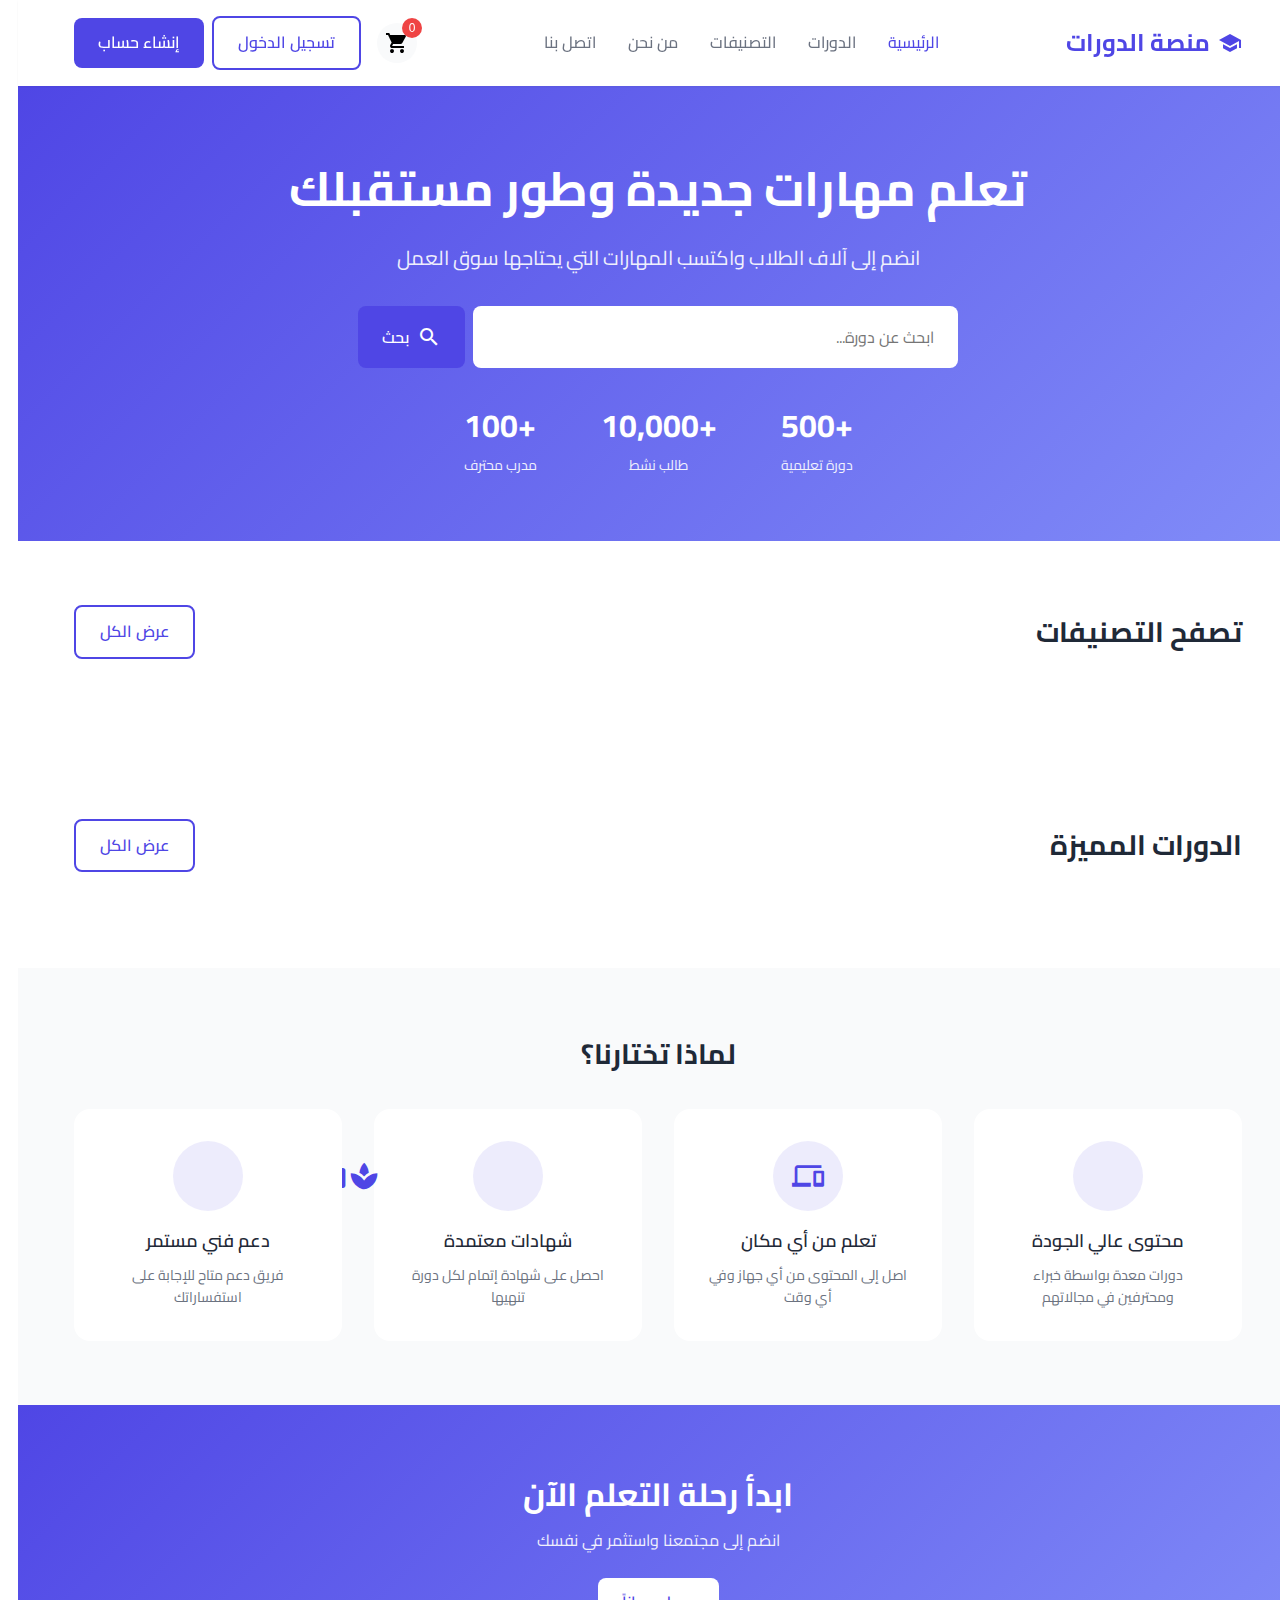
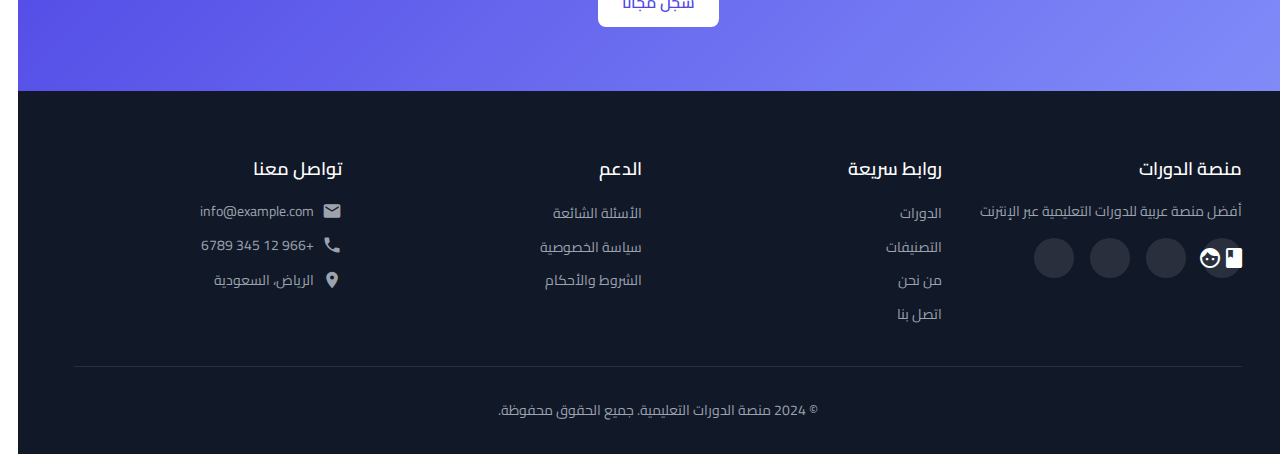
<file: code-export-fixed/web/index.html>
<!DOCTYPE html>
<html lang="ar" dir="rtl">
<head>
    <meta charset="UTF-8">
    <meta name="viewport" content="width=device-width, initial-scale=1.0">
    <meta name="description" content="منصة الدورات التعليمية - أفضل منصة عربية للدورات التعليمية عبر الإنترنت">
    <meta name="keywords" content="دورات, تعليم, برمجة, تصميم, تسويق">
    <title>منصة الدورات التعليمية</title>
    
    <!-- Google Fonts -->
    <link href="https://fonts.googleapis.com/css2?family=Cairo:wght@400;500;600;700&display=swap" rel="stylesheet">
    
    <!-- Material Icons -->
    <link href="https://fonts.googleapis.com/icon?family=Material+Icons" rel="stylesheet">
    
    <!-- Styles -->
    <link rel="stylesheet" href="css/style.css">
</head>
<body>
    <!-- Header -->
    <header class="header">
        <div class="container">
            <nav class="navbar">
                <a href="index.html" class="logo">
                    <span class="material-icons">school</span>
                    <span>منصة الدورات</span>
                </a>
                
                <div class="nav-links" id="navLinks">
                    <a href="index.html" class="nav-link active">الرئيسية</a>
                    <a href="courses.html" class="nav-link">الدورات</a>
                    <a href="categories.html" class="nav-link">التصنيفات</a>
                    <a href="about.html" class="nav-link">من نحن</a>
                    <a href="contact.html" class="nav-link">اتصل بنا</a>
                </div>
                
                <div class="nav-actions">
                    <button class="btn-icon" id="cartBtn">
                        <span class="material-icons">shopping_cart</span>
                        <span class="badge" id="cartCount">0</span>
                    </button>
                    
                    <div class="auth-buttons" id="authButtons">
                        <a href="login.html" class="btn btn-outline">تسجيل الدخول</a>
                        <a href="register.html" class="btn btn-primary">إنشاء حساب</a>
                    </div>
                    
                    <div class="user-menu hidden" id="userMenu">
                        <button class="user-avatar" id="userAvatar">
                            <span class="material-icons">person</span>
                        </button>
                        <div class="dropdown-menu">
                            <a href="profile.html"><span class="material-icons">person</span> الملف الشخصي</a>
                            <a href="my-courses.html"><span class="material-icons">school</span> دوراتي</a>
                            <hr>
                            <button id="logoutBtn"><span class="material-icons">logout</span> تسجيل الخروج</button>
                        </div>
                    </div>
                </div>
                
                <button class="mobile-menu-btn" id="mobileMenuBtn">
                    <span class="material-icons">menu</span>
                </button>
            </nav>
        </div>
    </header>

    <!-- Hero Section -->
    <section class="hero">
        <div class="container">
            <div class="hero-content">
                <h1 class="hero-title">تعلم مهارات جديدة وطور مستقبلك</h1>
                <p class="hero-subtitle">انضم إلى آلاف الطلاب واكتسب المهارات التي يحتاجها سوق العمل</p>
                
                <form class="search-form" id="searchForm">
                    <input type="text" class="search-input" id="searchInput" placeholder="ابحث عن دورة...">
                    <button type="submit" class="btn btn-primary">
                        <span class="material-icons">search</span>
                        بحث
                    </button>
                </form>
                
                <div class="hero-stats">
                    <div class="stat-item">
                        <span class="stat-value">+500</span>
                        <span class="stat-label">دورة تعليمية</span>
                    </div>
                    <div class="stat-item">
                        <span class="stat-value">+10,000</span>
                        <span class="stat-label">طالب نشط</span>
                    </div>
                    <div class="stat-item">
                        <span class="stat-value">+100</span>
                        <span class="stat-label">مدرب محترف</span>
                    </div>
                </div>
            </div>
        </div>
    </section>

    <!-- Categories Section -->
    <section class="section categories-section">
        <div class="container">
            <div class="section-header">
                <h2 class="section-title">تصفح التصنيفات</h2>
                <a href="categories.html" class="btn btn-outline">عرض الكل</a>
            </div>
            
            <div class="categories-grid" id="categoriesGrid">
                <!-- Categories will be loaded dynamically -->
            </div>
        </div>
    </section>

    <!-- Featured Courses Section -->
    <section class="section featured-section">
        <div class="container">
            <div class="section-header">
                <h2 class="section-title">الدورات المميزة</h2>
                <a href="courses.html" class="btn btn-outline">عرض الكل</a>
            </div>
            
            <div class="courses-grid" id="featuredCourses">
                <!-- Courses will be loaded dynamically -->
            </div>
        </div>
    </section>

    <!-- Features Section -->
    <section class="section features-section">
        <div class="container">
            <h2 class="section-title text-center">لماذا تختارنا؟</h2>
            
            <div class="features-grid">
                <div class="feature-card">
                    <div class="feature-icon">
                        <span class="material-icons">verified</span>
                    </div>
                    <h3 class="feature-title">محتوى عالي الجودة</h3>
                    <p class="feature-description">دورات معدة بواسطة خبراء ومحترفين في مجالاتهم</p>
                </div>
                
                <div class="feature-card">
                    <div class="feature-icon">
                        <span class="material-icons">devices</span>
                    </div>
                    <h3 class="feature-title">تعلم من أي مكان</h3>
                    <p class="feature-description">اصل إلى المحتوى من أي جهاز وفي أي وقت</p>
                </div>
                
                <div class="feature-card">
                    <div class="feature-icon">
                        <span class="material-icons">workspace_premium</span>
                    </div>
                    <h3 class="feature-title">شهادات معتمدة</h3>
                    <p class="feature-description">احصل على شهادة إتمام لكل دورة تنهيها</p>
                </div>
                
                <div class="feature-card">
                    <div class="feature-icon">
                        <span class="material-icons">support_agent</span>
                    </div>
                    <h3 class="feature-title">دعم فني مستمر</h3>
                    <p class="feature-description">فريق دعم متاح للإجابة على استفساراتك</p>
                </div>
            </div>
        </div>
    </section>

    <!-- CTA Section -->
    <section class="cta-section">
        <div class="container">
            <div class="cta-content">
                <h2>ابدأ رحلة التعلم الآن</h2>
                <p>انضم إلى مجتمعنا واستثمر في نفسك</p>
                <a href="register.html" class="btn btn-white">سجل مجاناً</a>
            </div>
        </div>
    </section>

    <!-- Footer -->
    <footer class="footer">
        <div class="container">
            <div class="footer-grid">
                <div class="footer-section">
                    <h3 class="footer-title">منصة الدورات</h3>
                    <p>أفضل منصة عربية للدورات التعليمية عبر الإنترنت</p>
                    <div class="social-links">
                        <a href="#"><span class="material-icons">facebook</span></a>
                        <a href="#"><span class="material-icons">twitter</span></a>
                        <a href="#"><span class="material-icons">instagram</span></a>
                        <a href="#"><span class="material-icons">youtube</span></a>
                    </div>
                </div>
                
                <div class="footer-section">
                    <h3 class="footer-title">روابط سريعة</h3>
                    <ul class="footer-links">
                        <li><a href="courses.html">الدورات</a></li>
                        <li><a href="categories.html">التصنيفات</a></li>
                        <li><a href="about.html">من نحن</a></li>
                        <li><a href="contact.html">اتصل بنا</a></li>
                    </ul>
                </div>
                
                <div class="footer-section">
                    <h3 class="footer-title">الدعم</h3>
                    <ul class="footer-links">
                        <li><a href="faq.html">الأسئلة الشائعة</a></li>
                        <li><a href="privacy.html">سياسة الخصوصية</a></li>
                        <li><a href="terms.html">الشروط والأحكام</a></li>
                    </ul>
                </div>
                
                <div class="footer-section">
                    <h3 class="footer-title">تواصل معنا</h3>
                    <ul class="contact-info">
                        <li><span class="material-icons">email</span> info@example.com</li>
                        <li><span class="material-icons">phone</span> +966 12 345 6789</li>
                        <li><span class="material-icons">location_on</span> الرياض، السعودية</li>
                    </ul>
                </div>
            </div>
            
            <div class="footer-bottom">
                <p>&copy; 2024 منصة الدورات التعليمية. جميع الحقوق محفوظة.</p>
            </div>
        </div>
    </footer>

    <!-- Scripts -->
    <script src="js/config.js"></script>
    <script src="js/api.js"></script>
    <script src="js/auth.js"></script>
    <script src="js/app.js"></script>
</body>
</html>
</file>
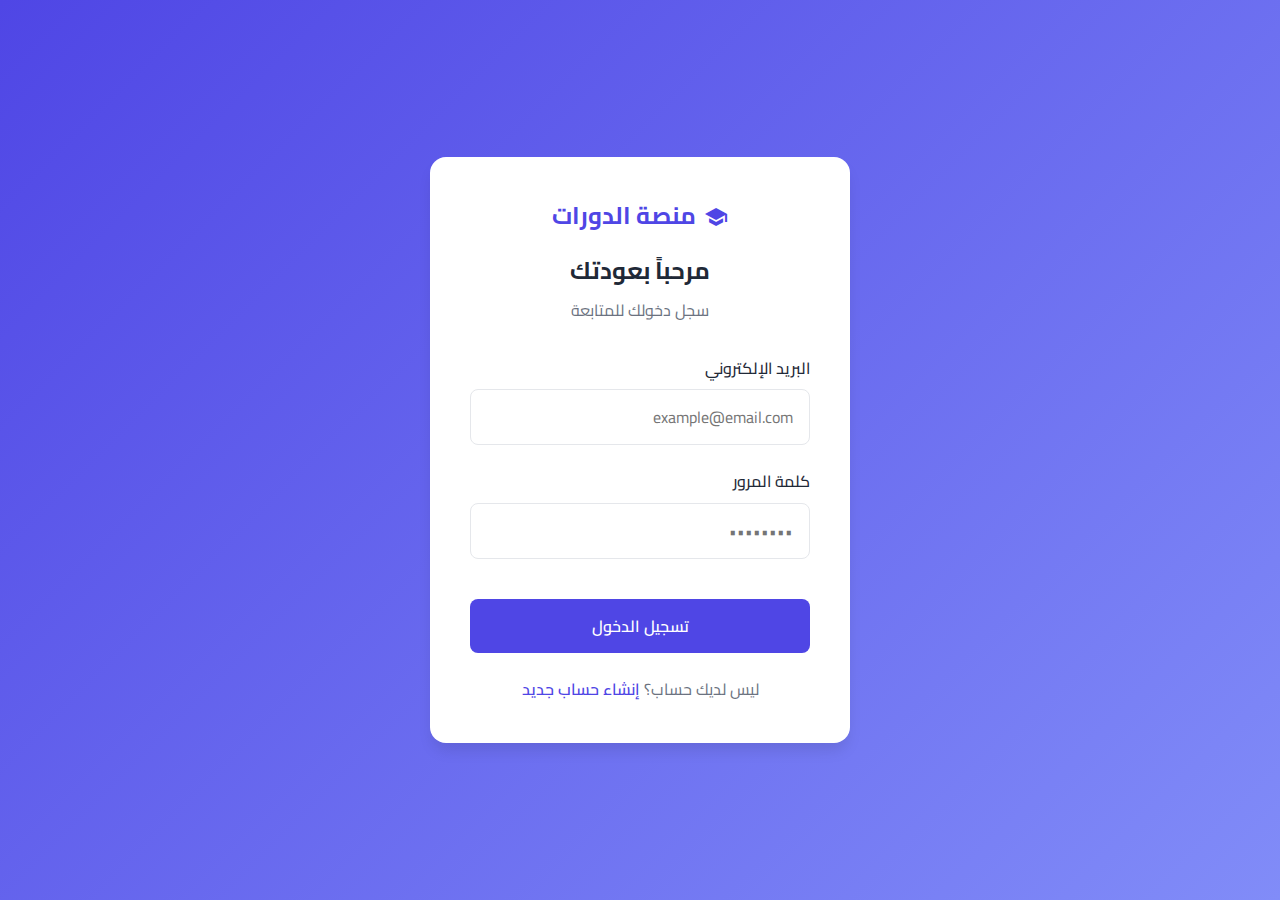
<file: code-export-fixed/web/login.html>
<!DOCTYPE html>
<html lang="ar" dir="rtl">
<head>
    <meta charset="UTF-8">
    <meta name="viewport" content="width=device-width, initial-scale=1.0">
    <title>تسجيل الدخول - منصة الدورات</title>
    <link href="https://fonts.googleapis.com/css2?family=Cairo:wght@400;500;600;700&display=swap" rel="stylesheet">
    <link href="https://fonts.googleapis.com/icon?family=Material+Icons" rel="stylesheet">
    <link rel="stylesheet" href="css/style.css">
    <style>
        .auth-page {
            min-height: 100vh;
            display: flex;
            align-items: center;
            justify-content: center;
            background: linear-gradient(135deg, var(--primary-color) 0%, #818cf8 100%);
            padding: 2rem;
        }
        .auth-card {
            background: white;
            padding: 2.5rem;
            border-radius: var(--radius-lg);
            box-shadow: var(--shadow-lg);
            width: 100%;
            max-width: 420px;
        }
        .auth-header {
            text-align: center;
            margin-bottom: 2rem;
        }
        .auth-logo {
            display: flex;
            align-items: center;
            justify-content: center;
            gap: 0.5rem;
            font-size: 1.5rem;
            font-weight: 700;
            color: var(--primary-color);
            margin-bottom: 1rem;
        }
        .auth-title {
            font-size: 1.5rem;
            font-weight: 700;
            margin-bottom: 0.5rem;
        }
        .auth-subtitle {
            color: var(--text-secondary);
        }
        .auth-form .btn {
            width: 100%;
            margin-top: 1rem;
        }
        .auth-footer {
            text-align: center;
            margin-top: 1.5rem;
            color: var(--text-secondary);
        }
        .auth-footer a {
            color: var(--primary-color);
            font-weight: 600;
        }
        .form-input.error {
            border-color: var(--danger-color);
        }
    </style>
</head>
<body>
    <div class="auth-page">
        <div class="auth-card">
            <div class="auth-header">
                <a href="index.html" class="auth-logo">
                    <span class="material-icons">school</span>
                    <span>منصة الدورات</span>
                </a>
                <h1 class="auth-title">مرحباً بعودتك</h1>
                <p class="auth-subtitle">سجل دخولك للمتابعة</p>
            </div>

            <form id="loginForm" class="auth-form" novalidate>
                <div class="form-group">
                    <label class="form-label" for="email">البريد الإلكتروني</label>
                    <input 
                        type="email" 
                        id="email" 
                        name="email" 
                        class="form-input" 
                        placeholder="example@email.com"
                        autocomplete="email"
                    >
                </div>

                <div class="form-group">
                    <label class="form-label" for="password">كلمة المرور</label>
                    <input 
                        type="password" 
                        id="password" 
                        name="password" 
                        class="form-input" 
                        placeholder="••••••••"
                        autocomplete="current-password"
                    >
                </div>

                <button type="submit" class="btn btn-primary">تسجيل الدخول</button>
            </form>

            <p class="auth-footer">
                ليس لديك حساب؟ <a href="register.html">إنشاء حساب جديد</a>
            </p>
        </div>
    </div>

    <script src="js/config.js"></script>
    <script src="js/api.js"></script>
    <script src="js/auth.js"></script>
    <script src="js/app.js"></script>
</body>
</html>
</file>
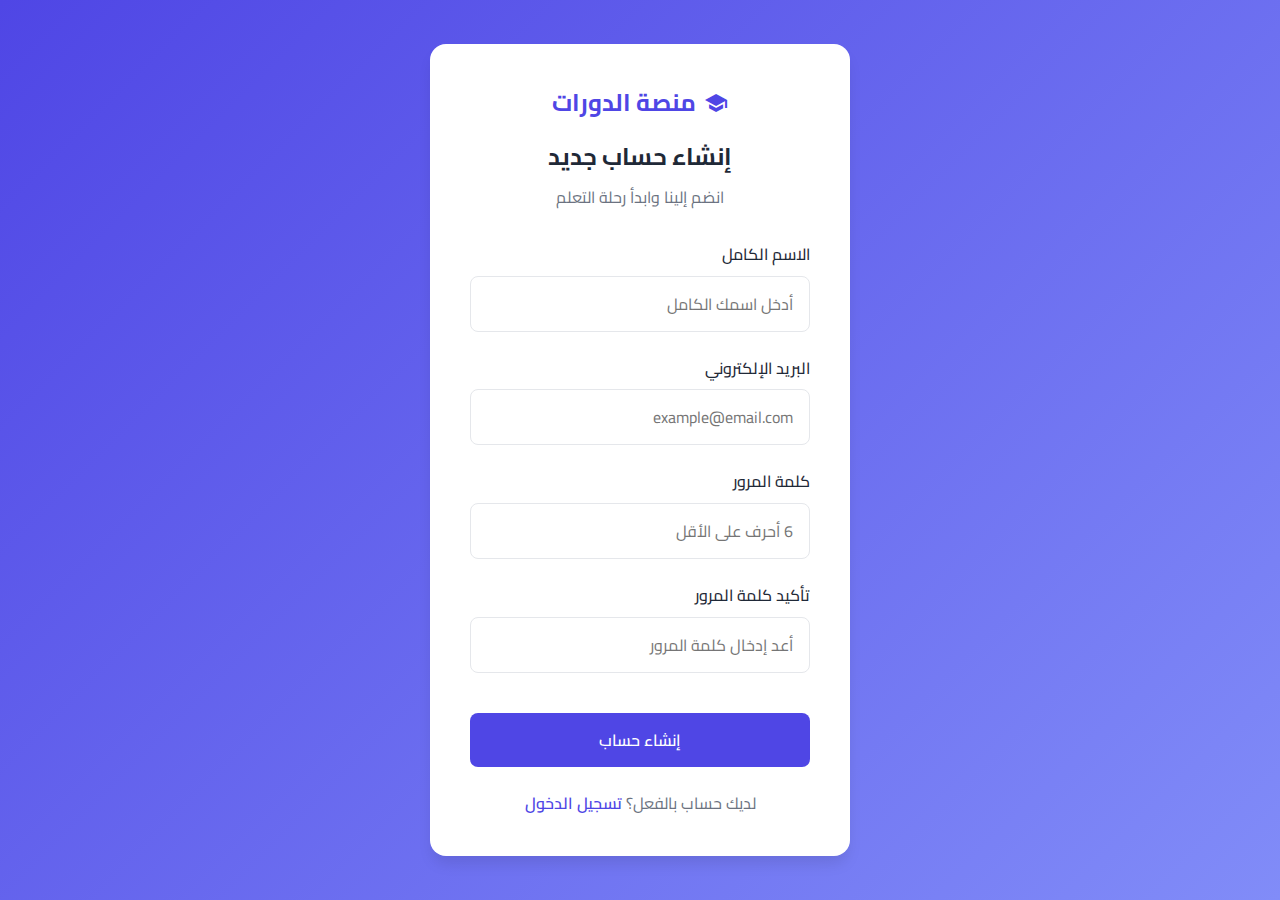
<file: code-export-fixed/web/register.html>
<!DOCTYPE html>
<html lang="ar" dir="rtl">
<head>
    <meta charset="UTF-8">
    <meta name="viewport" content="width=device-width, initial-scale=1.0">
    <title>إنشاء حساب - منصة الدورات</title>
    <link href="https://fonts.googleapis.com/css2?family=Cairo:wght@400;500;600;700&display=swap" rel="stylesheet">
    <link href="https://fonts.googleapis.com/icon?family=Material+Icons" rel="stylesheet">
    <link rel="stylesheet" href="css/style.css">
    <style>
        .auth-page {
            min-height: 100vh;
            display: flex;
            align-items: center;
            justify-content: center;
            background: linear-gradient(135deg, var(--primary-color) 0%, #818cf8 100%);
            padding: 2rem;
        }
        .auth-card {
            background: white;
            padding: 2.5rem;
            border-radius: var(--radius-lg);
            box-shadow: var(--shadow-lg);
            width: 100%;
            max-width: 420px;
        }
        .auth-header {
            text-align: center;
            margin-bottom: 2rem;
        }
        .auth-logo {
            display: flex;
            align-items: center;
            justify-content: center;
            gap: 0.5rem;
            font-size: 1.5rem;
            font-weight: 700;
            color: var(--primary-color);
            margin-bottom: 1rem;
        }
        .auth-title {
            font-size: 1.5rem;
            font-weight: 700;
            margin-bottom: 0.5rem;
        }
        .auth-subtitle {
            color: var(--text-secondary);
        }
        .auth-form .btn {
            width: 100%;
            margin-top: 1rem;
        }
        .auth-footer {
            text-align: center;
            margin-top: 1.5rem;
            color: var(--text-secondary);
        }
        .auth-footer a {
            color: var(--primary-color);
            font-weight: 600;
        }
        .form-input.error {
            border-color: var(--danger-color);
        }
    </style>
</head>
<body>
    <div class="auth-page">
        <div class="auth-card">
            <div class="auth-header">
                <a href="index.html" class="auth-logo">
                    <span class="material-icons">school</span>
                    <span>منصة الدورات</span>
                </a>
                <h1 class="auth-title">إنشاء حساب جديد</h1>
                <p class="auth-subtitle">انضم إلينا وابدأ رحلة التعلم</p>
            </div>

            <form id="registerForm" class="auth-form" novalidate>
                <div class="form-group">
                    <label class="form-label" for="name">الاسم الكامل</label>
                    <input 
                        type="text" 
                        id="name" 
                        name="name" 
                        class="form-input" 
                        placeholder="أدخل اسمك الكامل"
                        autocomplete="name"
                    >
                </div>

                <div class="form-group">
                    <label class="form-label" for="email">البريد الإلكتروني</label>
                    <input 
                        type="email" 
                        id="email" 
                        name="email" 
                        class="form-input" 
                        placeholder="example@email.com"
                        autocomplete="email"
                    >
                </div>

                <div class="form-group">
                    <label class="form-label" for="password">كلمة المرور</label>
                    <input 
                        type="password" 
                        id="password" 
                        name="password" 
                        class="form-input" 
                        placeholder="6 أحرف على الأقل"
                        autocomplete="new-password"
                    >
                </div>

                <div class="form-group">
                    <label class="form-label" for="password_confirmation">تأكيد كلمة المرور</label>
                    <input 
                        type="password" 
                        id="password_confirmation" 
                        name="password_confirmation" 
                        class="form-input" 
                        placeholder="أعد إدخال كلمة المرور"
                        autocomplete="new-password"
                    >
                </div>

                <button type="submit" class="btn btn-primary">إنشاء حساب</button>
            </form>

            <p class="auth-footer">
                لديك حساب بالفعل؟ <a href="login.html">تسجيل الدخول</a>
            </p>
        </div>
    </div>

    <script src="js/config.js"></script>
    <script src="js/api.js"></script>
    <script src="js/auth.js"></script>
    <script src="js/app.js"></script>
</body>
</html>
</file>
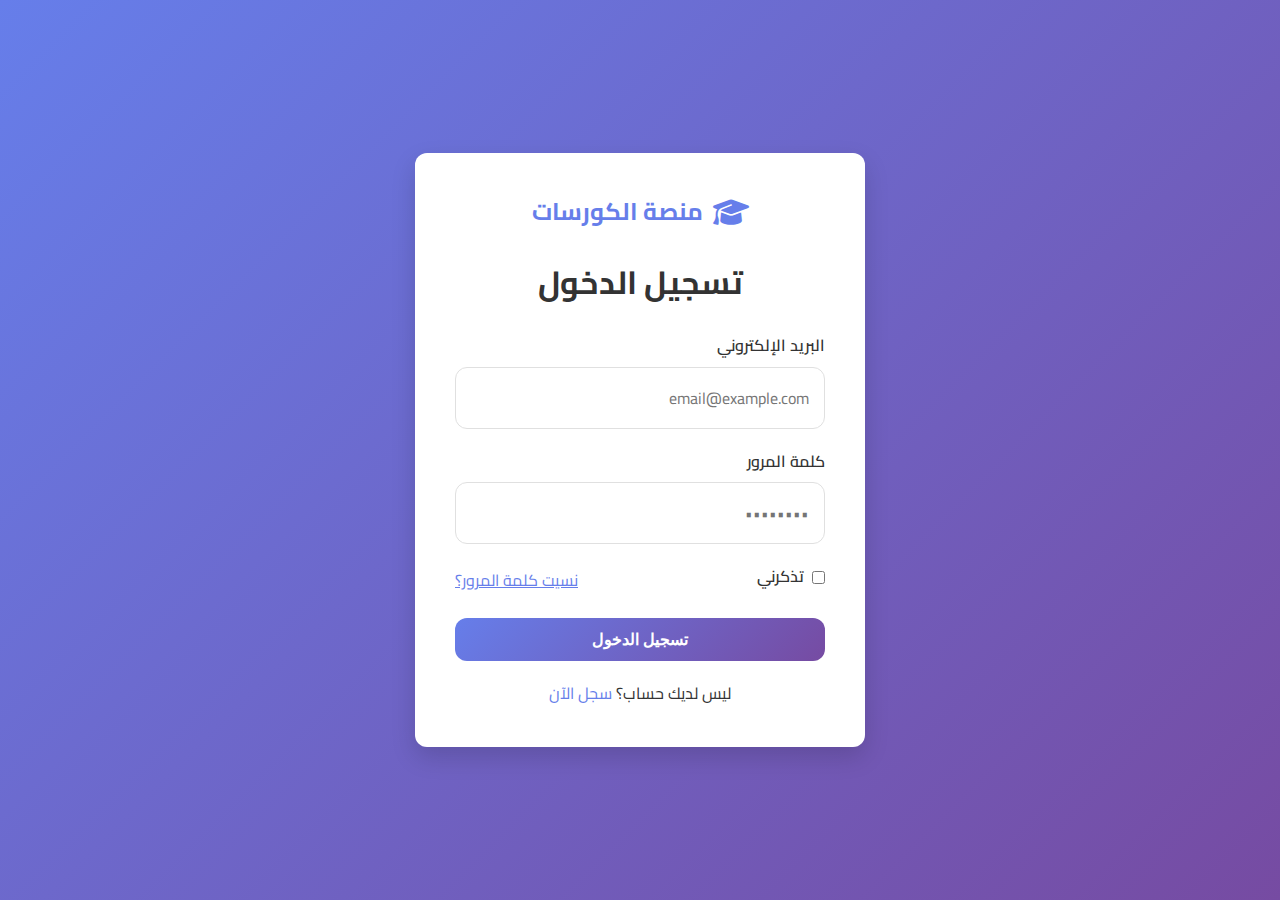
<file: code-export/web/login.html>
<!DOCTYPE html>
<html lang="ar" dir="rtl">
<head>
    <meta charset="UTF-8">
    <meta name="viewport" content="width=device-width, initial-scale=1.0">
    <title>تسجيل الدخول - منصة الكورسات</title>
    <link href="https://fonts.googleapis.com/css2?family=Cairo:wght@400;600;700&display=swap" rel="stylesheet">
    <link rel="stylesheet" href="https://cdnjs.cloudflare.com/ajax/libs/font-awesome/6.4.0/css/all.min.css">
    <link rel="stylesheet" href="css/style.css">
</head>
<body>
    <div class="auth-page">
        <div class="auth-card">
            <a href="index.html" class="logo">
                <i class="fas fa-graduation-cap"></i>
                منصة الكورسات
            </a>
            
            <h2>تسجيل الدخول</h2>
            
            <form id="loginForm">
                <div class="form-group">
                    <label>البريد الإلكتروني</label>
                    <input type="email" name="email" required placeholder="email@example.com">
                </div>
                
                <div class="form-group">
                    <label>كلمة المرور</label>
                    <input type="password" name="password" required placeholder="••••••••">
                </div>
                
                <div class="form-group" style="display: flex; justify-content: space-between; align-items: center;">
                    <label style="display: flex; align-items: center; gap: 8px; cursor: pointer;">
                        <input type="checkbox" name="remember"> تذكرني
                    </label>
                    <a href="forgot-password.html" style="color: var(--primary);">نسيت كلمة المرور؟</a>
                </div>
                
                <button type="submit" class="btn btn-primary" style="width: 100%;">
                    تسجيل الدخول
                </button>
            </form>
            
            <div class="form-footer">
                <p>ليس لديك حساب؟ <a href="register.html">سجل الآن</a></p>
            </div>
        </div>
    </div>
    
    <script src="js/app.js"></script>
</body>
</html>
</file>
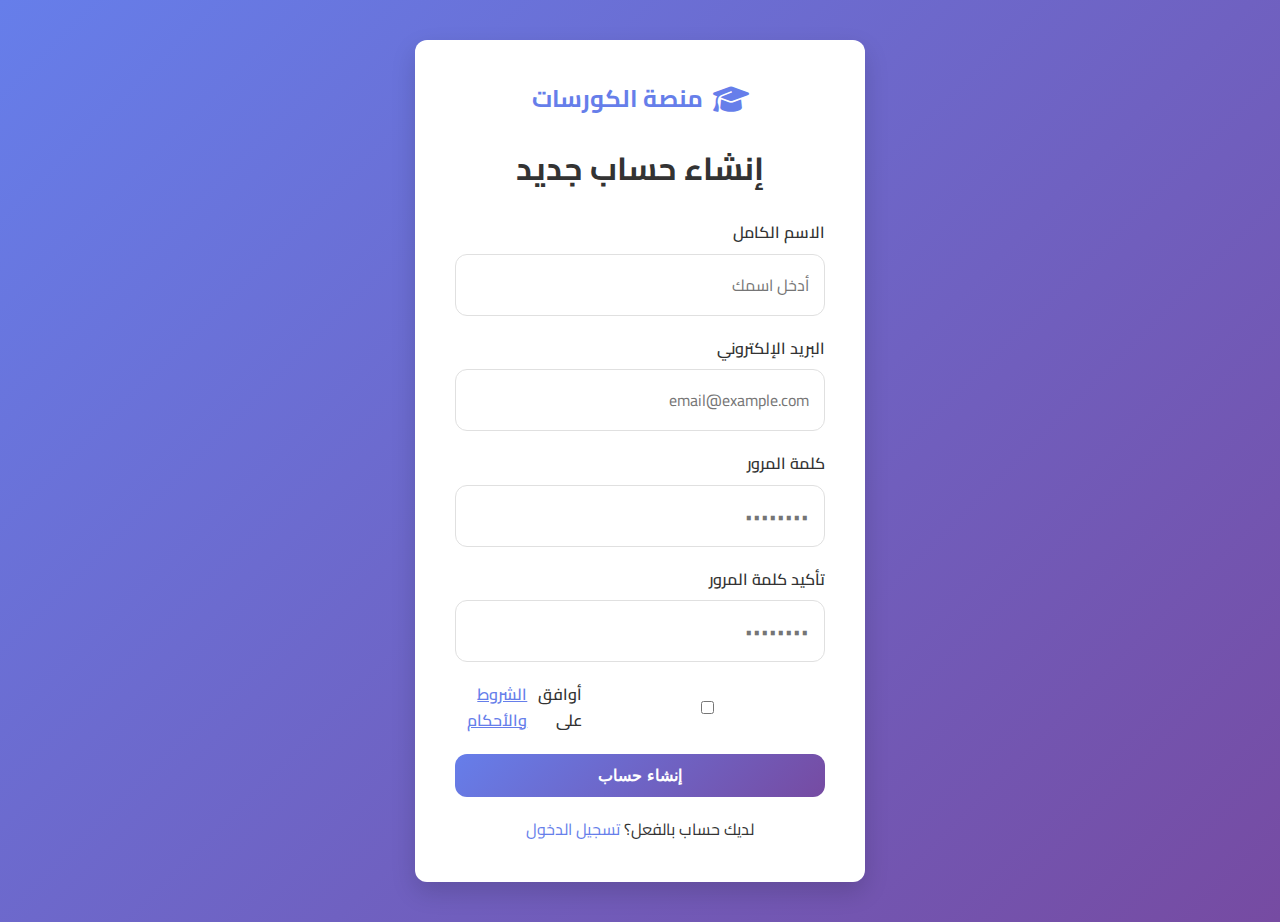
<file: code-export/web/register.html>
<!DOCTYPE html>
<html lang="ar" dir="rtl">
<head>
    <meta charset="UTF-8">
    <meta name="viewport" content="width=device-width, initial-scale=1.0">
    <title>إنشاء حساب - منصة الكورسات</title>
    <link href="https://fonts.googleapis.com/css2?family=Cairo:wght@400;600;700&display=swap" rel="stylesheet">
    <link rel="stylesheet" href="https://cdnjs.cloudflare.com/ajax/libs/font-awesome/6.4.0/css/all.min.css">
    <link rel="stylesheet" href="css/style.css">
</head>
<body>
    <div class="auth-page">
        <div class="auth-card">
            <a href="index.html" class="logo">
                <i class="fas fa-graduation-cap"></i>
                منصة الكورسات
            </a>
            
            <h2>إنشاء حساب جديد</h2>
            
            <form id="registerForm">
                <div class="form-group">
                    <label>الاسم الكامل</label>
                    <input type="text" name="name" required placeholder="أدخل اسمك">
                </div>
                
                <div class="form-group">
                    <label>البريد الإلكتروني</label>
                    <input type="email" name="email" required placeholder="email@example.com">
                </div>
                
                <div class="form-group">
                    <label>كلمة المرور</label>
                    <input type="password" name="password" required placeholder="••••••••" minlength="6">
                </div>
                
                <div class="form-group">
                    <label>تأكيد كلمة المرور</label>
                    <input type="password" name="confirmPassword" required placeholder="••••••••">
                </div>
                
                <div class="form-group">
                    <label style="display: flex; align-items: center; gap: 8px; cursor: pointer;">
                        <input type="checkbox" required> أوافق على <a href="terms.html" style="color: var(--primary);">الشروط والأحكام</a>
                    </label>
                </div>
                
                <button type="submit" class="btn btn-primary" style="width: 100%;">
                    إنشاء حساب
                </button>
            </form>
            
            <div class="form-footer">
                <p>لديك حساب بالفعل؟ <a href="login.html">تسجيل الدخول</a></p>
            </div>
        </div>
    </div>
    
    <script src="js/app.js"></script>
</body>
</html>
</file>
<file: code-export/web/css/style.css>
/* =====================================================
   Global Styles
   ===================================================== */
:root {
    --primary: #667eea;
    --primary-dark: #5a67d8;
    --secondary: #764ba2;
    --text: #333333;
    --text-light: #666666;
    --bg: #ffffff;
    --bg-light: #f8f9fa;
    --border: #e0e0e0;
    --success: #28a745;
    --warning: #ffc107;
    --danger: #dc3545;
    --shadow: 0 4px 6px rgba(0, 0, 0, 0.1);
    --shadow-lg: 0 10px 25px rgba(0, 0, 0, 0.15);
    --radius: 12px;
    --transition: all 0.3s ease;
}

* {
    margin: 0;
    padding: 0;
    box-sizing: border-box;
}

body {
    font-family: 'Cairo', sans-serif;
    background-color: var(--bg);
    color: var(--text);
    line-height: 1.6;
    direction: rtl;
}

.container {
    max-width: 1200px;
    margin: 0 auto;
    padding: 0 20px;
}

/* =====================================================
   Typography
   ===================================================== */
h1, h2, h3, h4, h5, h6 {
    font-weight: 700;
    line-height: 1.3;
}

h1 { font-size: 2.5rem; }
h2 { font-size: 2rem; }
h3 { font-size: 1.5rem; }

.section-title {
    text-align: center;
    margin-bottom: 40px;
    position: relative;
}

.section-title::after {
    content: '';
    display: block;
    width: 60px;
    height: 4px;
    background: linear-gradient(90deg, var(--primary), var(--secondary));
    margin: 15px auto 0;
    border-radius: 2px;
}

/* =====================================================
   Buttons
   ===================================================== */
.btn {
    display: inline-flex;
    align-items: center;
    justify-content: center;
    gap: 8px;
    padding: 12px 24px;
    font-size: 1rem;
    font-weight: 600;
    border-radius: var(--radius);
    border: none;
    cursor: pointer;
    transition: var(--transition);
    text-decoration: none;
}

.btn-primary {
    background: linear-gradient(135deg, var(--primary), var(--secondary));
    color: white;
}

.btn-primary:hover {
    transform: translateY(-2px);
    box-shadow: var(--shadow-lg);
}

.btn-outline {
    background: transparent;
    border: 2px solid var(--primary);
    color: var(--primary);
}

.btn-outline:hover {
    background: var(--primary);
    color: white;
}

.btn-white {
    background: white;
    color: var(--primary);
}

.btn-white:hover {
    background: var(--bg-light);
    transform: translateY(-2px);
}

/* =====================================================
   Navigation
   ===================================================== */
.navbar {
    background: white;
    box-shadow: var(--shadow);
    position: sticky;
    top: 0;
    z-index: 1000;
}

.navbar .container {
    display: flex;
    align-items: center;
    justify-content: space-between;
    height: 70px;
}

.logo {
    font-size: 1.5rem;
    font-weight: 700;
    color: var(--primary);
    text-decoration: none;
    display: flex;
    align-items: center;
    gap: 10px;
}

.logo i {
    font-size: 1.8rem;
}

.nav-links {
    display: flex;
    gap: 30px;
}

.nav-links a {
    color: var(--text);
    text-decoration: none;
    font-weight: 500;
    transition: var(--transition);
    position: relative;
}

.nav-links a:hover,
.nav-links a.active {
    color: var(--primary);
}

.nav-links a.active::after {
    content: '';
    position: absolute;
    bottom: -5px;
    right: 0;
    width: 100%;
    height: 3px;
    background: var(--primary);
    border-radius: 2px;
}

.nav-actions {
    display: flex;
    align-items: center;
    gap: 15px;
}

.cart-icon {
    position: relative;
    color: var(--text);
    font-size: 1.2rem;
}

.cart-count {
    position: absolute;
    top: -8px;
    right: -8px;
    background: var(--danger);
    color: white;
    font-size: 0.7rem;
    width: 18px;
    height: 18px;
    border-radius: 50%;
    display: flex;
    align-items: center;
    justify-content: center;
}

.mobile-menu-btn {
    display: none;
    background: none;
    border: none;
    font-size: 1.5rem;
    cursor: pointer;
}

/* =====================================================
   Hero Section
   ===================================================== */
.hero {
    background: linear-gradient(135deg, var(--primary) 0%, var(--secondary) 100%);
    padding: 80px 0;
    color: white;
}

.hero .container {
    display: grid;
    grid-template-columns: 1fr 1fr;
    gap: 60px;
    align-items: center;
}

.hero h1 {
    font-size: 3rem;
    margin-bottom: 20px;
}

.hero p {
    font-size: 1.2rem;
    opacity: 0.9;
    margin-bottom: 30px;
}

.hero-search {
    display: flex;
    background: white;
    border-radius: var(--radius);
    padding: 5px;
    max-width: 500px;
}

.hero-search input {
    flex: 1;
    border: none;
    padding: 15px 20px;
    font-size: 1rem;
    font-family: inherit;
    outline: none;
    border-radius: var(--radius);
}

.hero-stats {
    display: flex;
    gap: 40px;
    margin-top: 40px;
}

.stat {
    text-align: center;
}

.stat-number {
    display: block;
    font-size: 2.5rem;
    font-weight: 700;
}

.stat-label {
    opacity: 0.8;
}

.hero-image img {
    max-width: 100%;
}

/* =====================================================
   Categories Section
   ===================================================== */
.categories {
    padding: 80px 0;
    background: var(--bg-light);
}

.categories-grid {
    display: grid;
    grid-template-columns: repeat(5, 1fr);
    gap: 20px;
}

.category-card {
    background: white;
    padding: 30px 20px;
    border-radius: var(--radius);
    text-align: center;
    text-decoration: none;
    color: var(--text);
    transition: var(--transition);
    box-shadow: var(--shadow);
}

.category-card:hover {
    transform: translateY(-5px);
    box-shadow: var(--shadow-lg);
}

.category-icon {
    width: 70px;
    height: 70px;
    border-radius: 50%;
    display: flex;
    align-items: center;
    justify-content: center;
    margin: 0 auto 15px;
}

.category-icon i {
    font-size: 1.8rem;
    color: white;
}

.category-card h3 {
    font-size: 1.1rem;
    margin-bottom: 5px;
}

.category-card p {
    color: var(--text-light);
    font-size: 0.9rem;
}

/* =====================================================
   Courses Section
   ===================================================== */
.featured-courses {
    padding: 80px 0;
}

.section-header {
    display: flex;
    justify-content: space-between;
    align-items: center;
    margin-bottom: 40px;
}

.section-header .section-title {
    margin-bottom: 0;
}

.section-header .section-title::after {
    display: none;
}

.view-all {
    color: var(--primary);
    text-decoration: none;
    font-weight: 600;
    display: flex;
    align-items: center;
    gap: 5px;
}

.courses-grid {
    display: grid;
    grid-template-columns: repeat(4, 1fr);
    gap: 25px;
}

.course-card {
    background: white;
    border-radius: var(--radius);
    overflow: hidden;
    box-shadow: var(--shadow);
    transition: var(--transition);
}

.course-card:hover {
    transform: translateY(-5px);
    box-shadow: var(--shadow-lg);
}

.course-image {
    height: 160px;
    background: linear-gradient(135deg, var(--primary), var(--secondary));
    display: flex;
    align-items: center;
    justify-content: center;
    position: relative;
}

.course-image i {
    font-size: 3rem;
    color: white;
    opacity: 0.8;
}

.course-badge {
    position: absolute;
    top: 10px;
    right: 10px;
    background: var(--warning);
    color: var(--text);
    padding: 5px 10px;
    border-radius: 5px;
    font-size: 0.8rem;
    font-weight: 600;
}

.course-content {
    padding: 20px;
}

.course-content h3 {
    font-size: 1.1rem;
    margin-bottom: 10px;
    line-height: 1.4;
}

.course-content h3 a {
    color: var(--text);
    text-decoration: none;
}

.course-content h3 a:hover {
    color: var(--primary);
}

.course-instructor {
    display: flex;
    align-items: center;
    gap: 10px;
    margin-bottom: 15px;
    font-size: 0.9rem;
    color: var(--text-light);
}

.course-instructor img {
    width: 30px;
    height: 30px;
    border-radius: 50%;
    object-fit: cover;
}

.course-meta {
    display: flex;
    justify-content: space-between;
    align-items: center;
    padding-top: 15px;
    border-top: 1px solid var(--border);
}

.course-rating {
    display: flex;
    align-items: center;
    gap: 5px;
    color: var(--warning);
}

.course-rating span {
    color: var(--text);
}

.course-price {
    font-size: 1.2rem;
    font-weight: 700;
    color: var(--primary);
}

/* =====================================================
   Features Section
   ===================================================== */
.features {
    padding: 80px 0;
    background: var(--bg-light);
}

.features-grid {
    display: grid;
    grid-template-columns: repeat(4, 1fr);
    gap: 30px;
}

.feature-card {
    background: white;
    padding: 40px 30px;
    border-radius: var(--radius);
    text-align: center;
    box-shadow: var(--shadow);
}

.feature-icon {
    width: 80px;
    height: 80px;
    background: linear-gradient(135deg, var(--primary), var(--secondary));
    border-radius: 50%;
    display: flex;
    align-items: center;
    justify-content: center;
    margin: 0 auto 20px;
}

.feature-icon i {
    font-size: 2rem;
    color: white;
}

.feature-card h3 {
    margin-bottom: 10px;
}

.feature-card p {
    color: var(--text-light);
}

/* =====================================================
   Instructors Section
   ===================================================== */
.instructors {
    padding: 80px 0;
}

.instructors-grid {
    display: grid;
    grid-template-columns: repeat(3, 1fr);
    gap: 30px;
}

.instructor-card {
    background: white;
    border-radius: var(--radius);
    padding: 30px;
    text-align: center;
    box-shadow: var(--shadow);
    transition: var(--transition);
}

.instructor-card:hover {
    transform: translateY(-5px);
    box-shadow: var(--shadow-lg);
}

.instructor-card img {
    width: 120px;
    height: 120px;
    border-radius: 50%;
    object-fit: cover;
    margin-bottom: 20px;
    border: 4px solid var(--primary);
}

.instructor-card h3 {
    margin-bottom: 5px;
}

.instructor-card p {
    color: var(--text-light);
    margin-bottom: 15px;
}

.instructor-stats {
    display: flex;
    justify-content: center;
    gap: 20px;
    color: var(--text-light);
    font-size: 0.9rem;
}

.instructor-stats i {
    color: var(--primary);
    margin-left: 5px;
}

/* =====================================================
   CTA Section
   ===================================================== */
.cta {
    background: linear-gradient(135deg, var(--primary), var(--secondary));
    padding: 80px 0;
    text-align: center;
    color: white;
}

.cta h2 {
    font-size: 2.5rem;
    margin-bottom: 15px;
}

.cta p {
    font-size: 1.2rem;
    opacity: 0.9;
    margin-bottom: 30px;
}

/* =====================================================
   Footer
   ===================================================== */
.footer {
    background: #1a1a2e;
    color: white;
    padding: 60px 0 20px;
}

.footer-grid {
    display: grid;
    grid-template-columns: 2fr 1fr 1fr 1fr;
    gap: 40px;
    margin-bottom: 40px;
}

.footer-section h3 {
    font-size: 1.3rem;
    margin-bottom: 20px;
}

.footer-section h4 {
    margin-bottom: 20px;
}

.footer-section p {
    color: #aaa;
    margin-bottom: 20px;
}

.footer-section ul {
    list-style: none;
}

.footer-section ul li {
    margin-bottom: 10px;
}

.footer-section ul a {
    color: #aaa;
    text-decoration: none;
    transition: var(--transition);
}

.footer-section ul a:hover {
    color: white;
}

.social-links {
    display: flex;
    gap: 15px;
}

.social-links a {
    width: 40px;
    height: 40px;
    background: rgba(255, 255, 255, 0.1);
    border-radius: 50%;
    display: flex;
    align-items: center;
    justify-content: center;
    color: white;
    transition: var(--transition);
}

.social-links a:hover {
    background: var(--primary);
}

.contact-info li {
    display: flex;
    align-items: center;
    gap: 10px;
    color: #aaa;
}

.contact-info i {
    color: var(--primary);
}

.footer-bottom {
    text-align: center;
    padding-top: 20px;
    border-top: 1px solid rgba(255, 255, 255, 0.1);
    color: #aaa;
}

/* =====================================================
   Auth Pages
   ===================================================== */
.auth-page {
    min-height: 100vh;
    display: flex;
    align-items: center;
    justify-content: center;
    background: linear-gradient(135deg, var(--primary), var(--secondary));
    padding: 40px 20px;
}

.auth-card {
    background: white;
    border-radius: var(--radius);
    padding: 40px;
    width: 100%;
    max-width: 450px;
    box-shadow: var(--shadow-lg);
}

.auth-card .logo {
    text-align: center;
    margin-bottom: 30px;
    justify-content: center;
}

.auth-card h2 {
    text-align: center;
    margin-bottom: 30px;
}

.form-group {
    margin-bottom: 20px;
}

.form-group label {
    display: block;
    margin-bottom: 8px;
    font-weight: 600;
}

.form-group input {
    width: 100%;
    padding: 15px;
    border: 1px solid var(--border);
    border-radius: var(--radius);
    font-size: 1rem;
    font-family: inherit;
    transition: var(--transition);
}

.form-group input:focus {
    outline: none;
    border-color: var(--primary);
    box-shadow: 0 0 0 3px rgba(102, 126, 234, 0.1);
}

.form-footer {
    text-align: center;
    margin-top: 20px;
}

.form-footer a {
    color: var(--primary);
    text-decoration: none;
}

/* =====================================================
   Responsive Design
   ===================================================== */
@media (max-width: 1024px) {
    .categories-grid {
        grid-template-columns: repeat(3, 1fr);
    }
    
    .courses-grid {
        grid-template-columns: repeat(3, 1fr);
    }
    
    .features-grid {
        grid-template-columns: repeat(2, 1fr);
    }
}

@media (max-width: 768px) {
    .navbar .container {
        flex-wrap: wrap;
    }
    
    .nav-links,
    .nav-actions {
        display: none;
    }
    
    .mobile-menu-btn {
        display: block;
    }
    
    .hero .container {
        grid-template-columns: 1fr;
        text-align: center;
    }
    
    .hero h1 {
        font-size: 2rem;
    }
    
    .hero-search {
        margin: 0 auto;
    }
    
    .hero-stats {
        justify-content: center;
    }
    
    .hero-image {
        display: none;
    }
    
    .categories-grid {
        grid-template-columns: repeat(2, 1fr);
    }
    
    .courses-grid {
        grid-template-columns: repeat(2, 1fr);
    }
    
    .instructors-grid {
        grid-template-columns: 1fr;
    }
    
    .footer-grid {
        grid-template-columns: 1fr;
        text-align: center;
    }
    
    .social-links {
        justify-content: center;
    }
}

@media (max-width: 480px) {
    .categories-grid,
    .courses-grid,
    .features-grid {
        grid-template-columns: 1fr;
    }
    
    .hero-stats {
        flex-direction: column;
        gap: 20px;
    }
}
</file>
<file: code-export-fixed/web/css/style.css>
/* =============================================
   CSS Variables & Reset
============================================= */
:root {
    --primary-color: #4f46e5;
    --primary-hover: #4338ca;
    --secondary-color: #10b981;
    --accent-color: #f59e0b;
    --danger-color: #ef4444;
    --success-color: #22c55e;
    --warning-color: #f59e0b;
    
    --text-primary: #1f2937;
    --text-secondary: #6b7280;
    --text-muted: #9ca3af;
    
    --bg-primary: #ffffff;
    --bg-secondary: #f9fafb;
    --bg-dark: #111827;
    
    --border-color: #e5e7eb;
    --shadow-sm: 0 1px 2px rgba(0, 0, 0, 0.05);
    --shadow-md: 0 4px 6px -1px rgba(0, 0, 0, 0.1);
    --shadow-lg: 0 10px 15px -3px rgba(0, 0, 0, 0.1);
    
    --radius-sm: 0.375rem;
    --radius-md: 0.5rem;
    --radius-lg: 1rem;
    --radius-full: 9999px;
    
    --transition: all 0.3s ease;
    
    --font-family: 'Cairo', sans-serif;
}

* {
    margin: 0;
    padding: 0;
    box-sizing: border-box;
}

body {
    font-family: var(--font-family);
    font-size: 16px;
    line-height: 1.6;
    color: var(--text-primary);
    background-color: var(--bg-primary);
    direction: rtl;
}

a {
    color: inherit;
    text-decoration: none;
}

img {
    max-width: 100%;
    height: auto;
}

ul {
    list-style: none;
}

.container {
    max-width: 1200px;
    margin: 0 auto;
    padding: 0 1rem;
}

.hidden {
    display: none !important;
}

/* =============================================
   Buttons
============================================= */
.btn {
    display: inline-flex;
    align-items: center;
    justify-content: center;
    gap: 0.5rem;
    padding: 0.75rem 1.5rem;
    font-size: 1rem;
    font-weight: 600;
    border-radius: var(--radius-md);
    border: none;
    cursor: pointer;
    transition: var(--transition);
    font-family: inherit;
}

.btn-primary {
    background-color: var(--primary-color);
    color: white;
}

.btn-primary:hover {
    background-color: var(--primary-hover);
}

.btn-outline {
    background-color: transparent;
    border: 2px solid var(--primary-color);
    color: var(--primary-color);
}

.btn-outline:hover {
    background-color: var(--primary-color);
    color: white;
}

.btn-white {
    background-color: white;
    color: var(--primary-color);
}

.btn-white:hover {
    background-color: var(--bg-secondary);
}

.btn-icon {
    width: 40px;
    height: 40px;
    border-radius: var(--radius-full);
    border: none;
    background-color: var(--bg-secondary);
    cursor: pointer;
    position: relative;
    display: flex;
    align-items: center;
    justify-content: center;
    transition: var(--transition);
}

.btn-icon:hover {
    background-color: var(--border-color);
}

.btn-icon .badge {
    position: absolute;
    top: -5px;
    right: -5px;
    background-color: var(--danger-color);
    color: white;
    font-size: 0.75rem;
    width: 20px;
    height: 20px;
    border-radius: var(--radius-full);
    display: flex;
    align-items: center;
    justify-content: center;
}

/* =============================================
   Header & Navigation
============================================= */
.header {
    background-color: white;
    box-shadow: var(--shadow-sm);
    position: sticky;
    top: 0;
    z-index: 100;
}

.navbar {
    display: flex;
    align-items: center;
    justify-content: space-between;
    padding: 1rem 0;
}

.logo {
    display: flex;
    align-items: center;
    gap: 0.5rem;
    font-size: 1.5rem;
    font-weight: 700;
    color: var(--primary-color);
}

.nav-links {
    display: flex;
    align-items: center;
    gap: 2rem;
}

.nav-link {
    color: var(--text-secondary);
    font-weight: 500;
    transition: var(--transition);
}

.nav-link:hover,
.nav-link.active {
    color: var(--primary-color);
}

.nav-actions {
    display: flex;
    align-items: center;
    gap: 1rem;
}

.auth-buttons {
    display: flex;
    align-items: center;
    gap: 0.5rem;
}

.user-menu {
    position: relative;
}

.user-avatar {
    width: 40px;
    height: 40px;
    border-radius: var(--radius-full);
    background-color: var(--primary-color);
    color: white;
    border: none;
    cursor: pointer;
    display: flex;
    align-items: center;
    justify-content: center;
}

.dropdown-menu {
    position: absolute;
    top: 100%;
    left: 0;
    background-color: white;
    border-radius: var(--radius-md);
    box-shadow: var(--shadow-lg);
    min-width: 200px;
    padding: 0.5rem 0;
    display: none;
}

.user-menu:hover .dropdown-menu {
    display: block;
}

.dropdown-menu a,
.dropdown-menu button {
    display: flex;
    align-items: center;
    gap: 0.5rem;
    padding: 0.75rem 1rem;
    color: var(--text-primary);
    width: 100%;
    border: none;
    background: none;
    cursor: pointer;
    font-family: inherit;
    font-size: 1rem;
    transition: var(--transition);
}

.dropdown-menu a:hover,
.dropdown-menu button:hover {
    background-color: var(--bg-secondary);
}

.dropdown-menu hr {
    border: none;
    border-top: 1px solid var(--border-color);
    margin: 0.5rem 0;
}

.mobile-menu-btn {
    display: none;
    background: none;
    border: none;
    cursor: pointer;
}

/* =============================================
   Hero Section
============================================= */
.hero {
    background: linear-gradient(135deg, var(--primary-color) 0%, #818cf8 100%);
    color: white;
    padding: 4rem 0;
}

.hero-content {
    max-width: 800px;
    margin: 0 auto;
    text-align: center;
}

.hero-title {
    font-size: 3rem;
    font-weight: 700;
    margin-bottom: 1rem;
}

.hero-subtitle {
    font-size: 1.25rem;
    opacity: 0.9;
    margin-bottom: 2rem;
}

.search-form {
    display: flex;
    gap: 0.5rem;
    max-width: 600px;
    margin: 0 auto 2rem;
}

.search-input {
    flex: 1;
    padding: 1rem 1.5rem;
    border-radius: var(--radius-md);
    border: none;
    font-size: 1rem;
    font-family: inherit;
}

.search-input:focus {
    outline: none;
    box-shadow: 0 0 0 3px rgba(255, 255, 255, 0.3);
}

.hero-stats {
    display: flex;
    justify-content: center;
    gap: 4rem;
    margin-top: 2rem;
}

.stat-item {
    text-align: center;
}

.stat-value {
    display: block;
    font-size: 2rem;
    font-weight: 700;
}

.stat-label {
    font-size: 0.875rem;
    opacity: 0.9;
}

/* =============================================
   Sections
============================================= */
.section {
    padding: 4rem 0;
}

.section-header {
    display: flex;
    justify-content: space-between;
    align-items: center;
    margin-bottom: 2rem;
}

.section-title {
    font-size: 1.75rem;
    font-weight: 700;
}

.text-center {
    text-align: center;
}

/* =============================================
   Categories
============================================= */
.categories-grid {
    display: grid;
    grid-template-columns: repeat(auto-fill, minmax(200px, 1fr));
    gap: 1.5rem;
}

.category-card {
    background-color: var(--bg-secondary);
    border-radius: var(--radius-lg);
    padding: 1.5rem;
    text-align: center;
    transition: var(--transition);
    cursor: pointer;
}

.category-card:hover {
    transform: translateY(-5px);
    box-shadow: var(--shadow-md);
}

.category-icon {
    width: 60px;
    height: 60px;
    background-color: var(--primary-color);
    color: white;
    border-radius: var(--radius-full);
    display: flex;
    align-items: center;
    justify-content: center;
    margin: 0 auto 1rem;
}

.category-icon .material-icons {
    font-size: 1.75rem;
}

.category-name {
    font-weight: 600;
    margin-bottom: 0.25rem;
}

.category-count {
    font-size: 0.875rem;
    color: var(--text-secondary);
}

/* =============================================
   Courses Grid
============================================= */
.courses-grid {
    display: grid;
    grid-template-columns: repeat(auto-fill, minmax(300px, 1fr));
    gap: 1.5rem;
}

.course-card {
    background-color: white;
    border-radius: var(--radius-lg);
    overflow: hidden;
    box-shadow: var(--shadow-sm);
    transition: var(--transition);
}

.course-card:hover {
    transform: translateY(-5px);
    box-shadow: var(--shadow-lg);
}

.course-thumbnail {
    position: relative;
    height: 180px;
    background-color: var(--bg-secondary);
    overflow: hidden;
}

.course-thumbnail img {
    width: 100%;
    height: 100%;
    object-fit: cover;
}

.course-badge {
    position: absolute;
    top: 1rem;
    right: 1rem;
    background-color: var(--accent-color);
    color: white;
    padding: 0.25rem 0.75rem;
    border-radius: var(--radius-full);
    font-size: 0.75rem;
    font-weight: 600;
}

.course-content {
    padding: 1.5rem;
}

.course-category {
    font-size: 0.75rem;
    color: var(--primary-color);
    font-weight: 600;
    margin-bottom: 0.5rem;
}

.course-title {
    font-size: 1.125rem;
    font-weight: 600;
    margin-bottom: 0.75rem;
    display: -webkit-box;
    -webkit-line-clamp: 2;
    -webkit-box-orient: vertical;
    overflow: hidden;
}

.course-instructor {
    display: flex;
    align-items: center;
    gap: 0.5rem;
    font-size: 0.875rem;
    color: var(--text-secondary);
    margin-bottom: 1rem;
}

.course-meta {
    display: flex;
    align-items: center;
    justify-content: space-between;
    padding-top: 1rem;
    border-top: 1px solid var(--border-color);
}

.course-rating {
    display: flex;
    align-items: center;
    gap: 0.25rem;
    color: var(--accent-color);
}

.course-rating .material-icons {
    font-size: 1rem;
}

.course-price {
    font-weight: 700;
    color: var(--primary-color);
}

.course-price .original-price {
    color: var(--text-muted);
    text-decoration: line-through;
    font-size: 0.875rem;
    font-weight: 400;
    margin-right: 0.5rem;
}

/* =============================================
   Features Section
============================================= */
.features-section {
    background-color: var(--bg-secondary);
}

.features-grid {
    display: grid;
    grid-template-columns: repeat(auto-fill, minmax(250px, 1fr));
    gap: 2rem;
    margin-top: 2rem;
}

.feature-card {
    background-color: white;
    padding: 2rem;
    border-radius: var(--radius-lg);
    text-align: center;
    transition: var(--transition);
}

.feature-card:hover {
    transform: translateY(-5px);
    box-shadow: var(--shadow-md);
}

.feature-icon {
    width: 70px;
    height: 70px;
    background-color: rgba(79, 70, 229, 0.1);
    color: var(--primary-color);
    border-radius: var(--radius-full);
    display: flex;
    align-items: center;
    justify-content: center;
    margin: 0 auto 1rem;
}

.feature-icon .material-icons {
    font-size: 2rem;
}

.feature-title {
    font-size: 1.125rem;
    font-weight: 600;
    margin-bottom: 0.5rem;
}

.feature-description {
    color: var(--text-secondary);
    font-size: 0.875rem;
}

/* =============================================
   CTA Section
============================================= */
.cta-section {
    background: linear-gradient(135deg, var(--primary-color) 0%, #818cf8 100%);
    color: white;
    padding: 4rem 0;
    text-align: center;
}

.cta-content h2 {
    font-size: 2rem;
    margin-bottom: 0.5rem;
}

.cta-content p {
    opacity: 0.9;
    margin-bottom: 1.5rem;
}

/* =============================================
   Footer
============================================= */
.footer {
    background-color: var(--bg-dark);
    color: white;
    padding: 4rem 0 2rem;
}

.footer-grid {
    display: grid;
    grid-template-columns: repeat(auto-fit, minmax(200px, 1fr));
    gap: 2rem;
    margin-bottom: 2rem;
}

.footer-title {
    font-size: 1.125rem;
    font-weight: 600;
    margin-bottom: 1rem;
}

.footer-section p {
    color: var(--text-muted);
    font-size: 0.875rem;
}

.social-links {
    display: flex;
    gap: 1rem;
    margin-top: 1rem;
}

.social-links a {
    width: 40px;
    height: 40px;
    background-color: rgba(255, 255, 255, 0.1);
    border-radius: var(--radius-full);
    display: flex;
    align-items: center;
    justify-content: center;
    transition: var(--transition);
}

.social-links a:hover {
    background-color: var(--primary-color);
}

.footer-links li {
    margin-bottom: 0.5rem;
}

.footer-links a {
    color: var(--text-muted);
    font-size: 0.875rem;
    transition: var(--transition);
}

.footer-links a:hover {
    color: white;
}

.contact-info li {
    display: flex;
    align-items: center;
    gap: 0.5rem;
    color: var(--text-muted);
    font-size: 0.875rem;
    margin-bottom: 0.75rem;
}

.contact-info .material-icons {
    font-size: 1.25rem;
}

.footer-bottom {
    text-align: center;
    padding-top: 2rem;
    border-top: 1px solid rgba(255, 255, 255, 0.1);
    color: var(--text-muted);
    font-size: 0.875rem;
}

/* =============================================
   Forms
============================================= */
.form-group {
    margin-bottom: 1.5rem;
}

.form-label {
    display: block;
    font-weight: 500;
    margin-bottom: 0.5rem;
}

.form-input,
.form-textarea,
.form-select {
    width: 100%;
    padding: 0.75rem 1rem;
    border: 1px solid var(--border-color);
    border-radius: var(--radius-md);
    font-size: 1rem;
    font-family: inherit;
    transition: var(--transition);
}

.form-input:focus,
.form-textarea:focus,
.form-select:focus {
    outline: none;
    border-color: var(--primary-color);
    box-shadow: 0 0 0 3px rgba(79, 70, 229, 0.1);
}

.form-error {
    color: var(--danger-color);
    font-size: 0.875rem;
    margin-top: 0.25rem;
}

.form-textarea {
    min-height: 120px;
    resize: vertical;
}

/* =============================================
   Alerts
============================================= */
.alert {
    padding: 1rem 1.5rem;
    border-radius: var(--radius-md);
    margin-bottom: 1rem;
    display: flex;
    align-items: center;
    gap: 0.75rem;
}

.alert-success {
    background-color: rgba(34, 197, 94, 0.1);
    color: var(--success-color);
    border: 1px solid var(--success-color);
}

.alert-error {
    background-color: rgba(239, 68, 68, 0.1);
    color: var(--danger-color);
    border: 1px solid var(--danger-color);
}

.alert-warning {
    background-color: rgba(245, 158, 11, 0.1);
    color: var(--warning-color);
    border: 1px solid var(--warning-color);
}

/* =============================================
   Loading & Skeleton
============================================= */
.loading {
    display: flex;
    align-items: center;
    justify-content: center;
    padding: 2rem;
}

.spinner {
    width: 40px;
    height: 40px;
    border: 4px solid var(--border-color);
    border-top-color: var(--primary-color);
    border-radius: var(--radius-full);
    animation: spin 1s linear infinite;
}

@keyframes spin {
    to {
        transform: rotate(360deg);
    }
}

.skeleton {
    background: linear-gradient(90deg, var(--bg-secondary) 25%, var(--border-color) 50%, var(--bg-secondary) 75%);
    background-size: 200% 100%;
    animation: skeleton-loading 1.5s infinite;
    border-radius: var(--radius-sm);
}

@keyframes skeleton-loading {
    0% {
        background-position: 200% 0;
    }
    100% {
        background-position: -200% 0;
    }
}

/* =============================================
   Responsive Design
============================================= */
@media (max-width: 768px) {
    .nav-links {
        display: none;
        position: absolute;
        top: 100%;
        left: 0;
        right: 0;
        background-color: white;
        flex-direction: column;
        padding: 1rem;
        box-shadow: var(--shadow-md);
    }
    
    .nav-links.active {
        display: flex;
    }
    
    .mobile-menu-btn {
        display: block;
    }
    
    .auth-buttons {
        display: none;
    }
    
    .hero-title {
        font-size: 2rem;
    }
    
    .hero-stats {
        flex-wrap: wrap;
        gap: 2rem;
    }
    
    .search-form {
        flex-direction: column;
    }
    
    .section-header {
        flex-direction: column;
        gap: 1rem;
        text-align: center;
    }
    
    .courses-grid {
        grid-template-columns: 1fr;
    }
    
    .footer-grid {
        grid-template-columns: 1fr;
        text-align: center;
    }
    
    .social-links {
        justify-content: center;
    }
}
</file>
